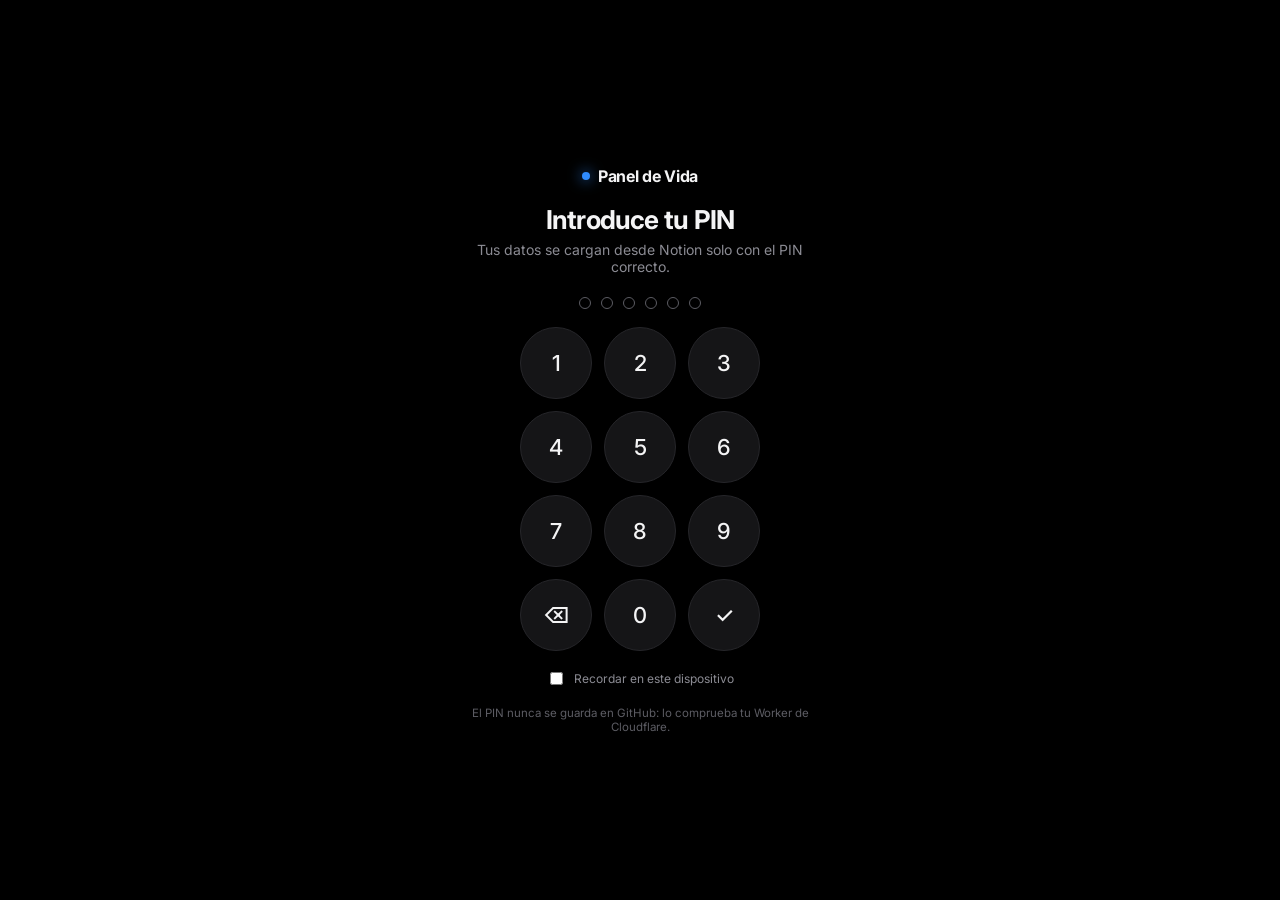
<file: index.html>
﻿<!doctype html>
<html lang="es">
<head>
  <meta charset="utf-8">
  <meta name="viewport" content="width=device-width, initial-scale=1">
  <meta name="robots" content="noindex, nofollow">
  <title>Panel de Vida</title>
  <meta name="theme-color" content="#000000">
  <link rel="icon" href="data:image/svg+xml,%3Csvg xmlns='http://www.w3.org/2000/svg' viewBox='0 0 32 32'%3E%3Ccircle cx='16' cy='16' r='9' fill='%232f8cff'/%3E%3C/svg%3E">
  <link rel="preconnect" href="https://fonts.googleapis.com">
  <link rel="preconnect" href="https://fonts.gstatic.com" crossorigin>
  <link href="https://fonts.googleapis.com/css2?family=Inter:wght@400;500;600;700&family=Instrument+Serif:ital@1&display=swap" rel="stylesheet">
  <link rel="stylesheet" href="style.css?v=18">
</head>
<body>
  <div id="app"></div>
  <div class="tip" id="tip"></div>
  <div class="toast" id="toast"></div>
  <script src="config.js?v=3"></script>
  <script src="demo.js?v=5"></script>
  <script src="app.js?v=17"></script>
</body>
</html>
</file>
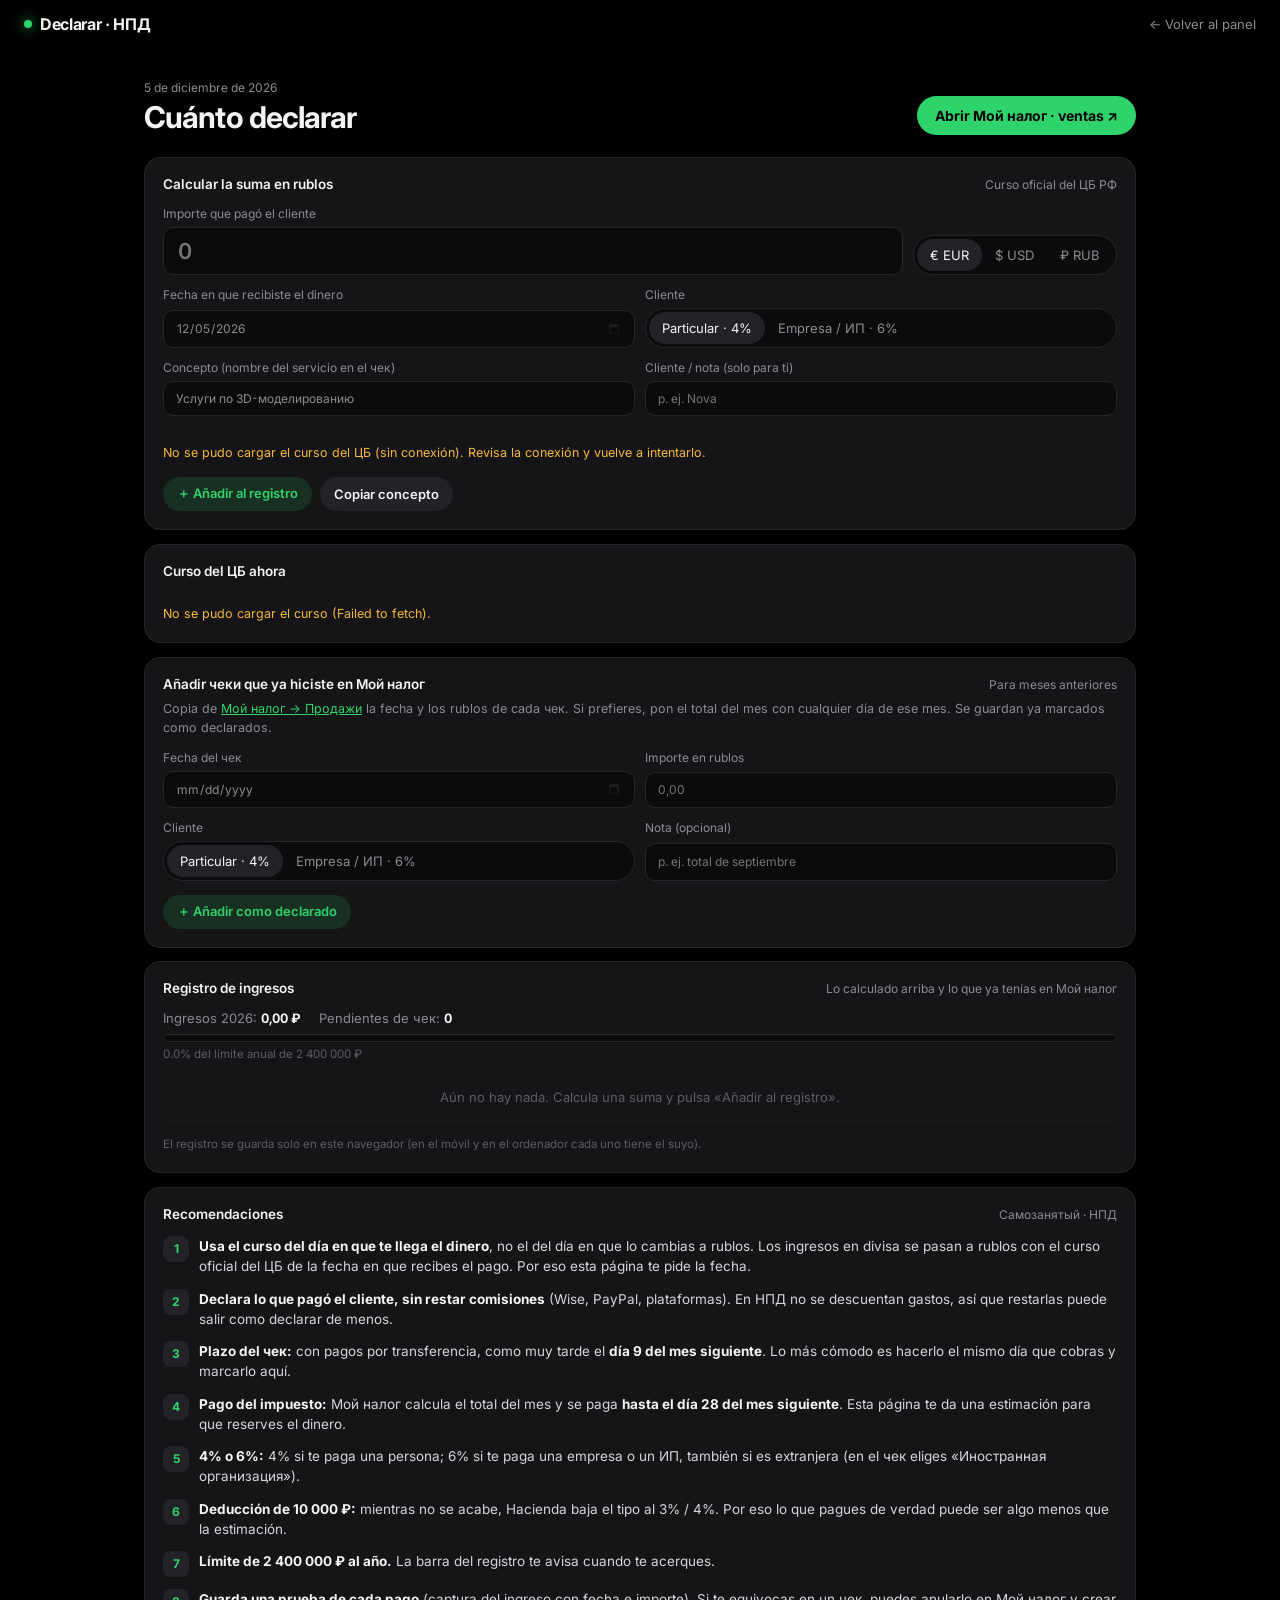
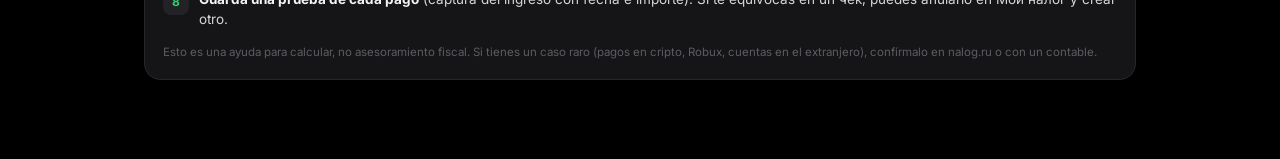
<file: npd.html>
<!doctype html>
<html lang="es">
<head>
  <meta charset="utf-8">
  <meta name="viewport" content="width=device-width, initial-scale=1">
  <meta name="robots" content="noindex, nofollow">
  <title>Declarar НПД</title>
  <meta name="theme-color" content="#000000">
  <link rel="icon" href="data:image/svg+xml,%3Csvg xmlns='http://www.w3.org/2000/svg' viewBox='0 0 32 32'%3E%3Ccircle cx='16' cy='16' r='9' fill='%232fd36b'/%3E%3C/svg%3E">
  <link rel="preconnect" href="https://fonts.googleapis.com">
  <link rel="preconnect" href="https://fonts.gstatic.com" crossorigin>
  <link href="https://fonts.googleapis.com/css2?family=Inter:wght@400;500;600;700&family=Instrument+Serif:ital@1&display=swap" rel="stylesheet">
  <link rel="stylesheet" href="style.css?v=18">
  <style>
    .brand .dot { background: var(--ok); box-shadow: 0 0 14px var(--ok); }
    .top { grid-template-columns: 1fr auto; }
    .npd-hero { display: flex; justify-content: space-between; align-items: flex-end; gap: 16px; flex-wrap: wrap; margin: 6px 0 22px; }
    .npd-hero .h1 { margin: 0; }
    .go { display: inline-flex; align-items: center; gap: 8px; padding: 11px 18px; border-radius: 999px; background: var(--ok); color: #000; font-weight: 700; text-decoration: none; transition: transform .2s var(--ease), box-shadow .2s; }
    .go:hover { transform: translateY(-2px); box-shadow: 0 8px 26px rgba(47,211,107,.35); }
    .back { color: var(--muted); text-decoration: none; font-size: 13px; display: inline-flex; gap: 6px; align-items: center; }
    .back:hover { color: var(--fg); }
    .rowf { display: grid; grid-template-columns: 1.4fr auto; gap: 10px; align-items: end; }
    .rowf2 { display: grid; grid-template-columns: 1fr 1fr; gap: 10px; margin-top: 12px; }
    @media (max-width: 600px) { .rowf, .rowf2 { grid-template-columns: 1fr; } }
    .fl { display: grid; gap: 6px; font-size: 12px; color: var(--muted); }
    .fl .inp { width: 100%; }
    .big .inp { font-size: 22px; font-weight: 600; padding: 10px 14px; font-variant-numeric: tabular-nums; }
    .seg.lg button { padding: 8px 13px; font-size: 13px; }
    .res { margin-top: 16px; display: grid; grid-template-columns: 1.4fr 1fr 1fr; gap: 10px; }
    @media (max-width: 700px) { .res { grid-template-columns: 1fr; } }
    .res .box { padding: 14px; border-radius: 12px; background: #0b0b0c; border: 1px solid var(--line); display: grid; gap: 4px; animation: rise .35s var(--ease) both; }
    .res .box.main { border-color: rgba(47,211,107,.45); background: rgba(47,211,107,.06); }
    .res .lb { color: var(--muted); font-size: 12px; }
    .res .v { font-size: 22px; font-weight: 700; letter-spacing: -.02em; font-variant-numeric: tabular-nums; overflow-wrap: anywhere; }
    .res .main .v { font-size: 30px; color: var(--ok); }
    .res .s { color: var(--dim); font-size: 11.5px; }
    .copy { display: inline-flex; align-items: center; gap: 5px; margin-top: 6px; font-size: 12px; color: var(--fg); background: var(--panel-3); padding: 5px 10px; border-radius: 999px; width: max-content; }
    .copy:hover { background: #2c2c31; }
    .curso { margin-top: 12px; font-size: 12.5px; color: var(--muted); line-height: 1.5; }
    .curso b { color: var(--fg); font-weight: 600; }
    .curso .aviso { color: var(--warn); }
    .rates-now { display: grid; grid-template-columns: repeat(2, 1fr); gap: 10px; }
    .rates-now .box { padding: 12px 14px; border-radius: 12px; background: #0b0b0c; border: 1px solid var(--line); }
    .rates-now .v { font-size: 20px; font-weight: 700; font-variant-numeric: tabular-nums; }
    .rates-now .s { color: var(--dim); font-size: 11.5px; margin-top: 2px; }
    .rates-now .up { color: var(--bad); } .rates-now .down { color: var(--ok); }
    table.reg { width: 100%; border-collapse: collapse; font-size: 13px; }
    .reg th { text-align: left; color: var(--dim); font-weight: 500; font-size: 11.5px; padding: 6px 8px; border-bottom: 1px solid var(--line); }
    .reg td { padding: 9px 8px; border-bottom: 1px solid #1b1b1e; vertical-align: middle; }
    .reg td.n { text-align: right; font-variant-numeric: tabular-nums; white-space: nowrap; }
    .reg tr.done td { color: var(--dim); }
    .reg .mth td { background: #0b0b0c; font-weight: 600; color: var(--fg); }
    .tbl-wrap { overflow-x: auto; }
    .chk { width: 18px; height: 18px; accent-color: var(--ok); cursor: pointer; }
    .pill { display: inline-block; padding: 2px 8px; border-radius: 999px; font-size: 11px; background: var(--panel-3); color: var(--muted); }
    .pill.p6 { background: rgba(245,184,61,.14); color: var(--warn); }
    .lim { height: 8px; border-radius: 999px; background: #0b0b0c; border: 1px solid var(--line); overflow: hidden; margin: 8px 0 4px; }
    .lim > i { display: block; height: 100%; background: var(--ok); border-radius: 999px; transition: width .6s var(--ease); }
    .tips { display: grid; gap: 12px; margin: 0; padding: 0; list-style: none; }
    .tips li { display: grid; grid-template-columns: 26px 1fr; gap: 10px; line-height: 1.5; color: #d6d6da; font-size: 13.5px; }
    .tips li .k { width: 26px; height: 26px; border-radius: 8px; display: grid; place-items: center; background: var(--panel-3); color: var(--ok); font-weight: 700; font-size: 12px; }
    .tips b { color: var(--fg); }
    .note { font-size: 11.5px; color: var(--dim); margin-top: 14px; line-height: 1.5; }
    .sumrow { display: flex; gap: 18px; flex-wrap: wrap; margin-top: 12px; font-size: 13px; color: var(--muted); }
    .sumrow b { color: var(--fg); font-variant-numeric: tabular-nums; }
    .ib.del:hover { color: var(--bad); }
  </style>
</head>
<body>
  <header class="top">
    <div class="brand"><span class="dot"></span> Declarar · НПД</div>
    <div class="tools"><a class="back" href="./">← Volver al panel</a></div>
  </header>
  <main>
    <div class="view">
      <div class="npd-hero">
        <div>
          <div class="h-date" id="hoy">&nbsp;</div>
          <div class="h1">Cuánto declarar</div>
        </div>
        <a class="go" href="https://lknpd.nalog.ru/sales" target="_blank" rel="noopener">Abrir Мой налог · ventas ↗</a>
      </div>

      <div class="grid stagger" style="gap:14px">
        <div class="card">
          <div class="card-t"><span>Calcular la suma en rublos</span><span class="sub">Curso oficial del ЦБ РФ</span></div>
          <div class="rowf big">
            <label class="fl">Importe que pagó el cliente
              <input class="inp" id="amt" type="number" inputmode="decimal" min="0" step="any" placeholder="0">
            </label>
            <div class="seg lg" id="cur"><button type="button" data-c="EUR">€ EUR</button><button type="button" data-c="USD">$ USD</button><button type="button" data-c="RUB">₽ RUB</button></div>
          </div>
          <div class="rowf2">
            <label class="fl">Fecha en que recibiste el dinero
              <input class="inp" id="fecha" type="date">
            </label>
            <label class="fl">Cliente
              <div class="seg lg" id="tipo"><button type="button" data-t="4">Particular · 4%</button><button type="button" data-t="6">Empresa / ИП · 6%</button></div>
            </label>
          </div>
          <div class="rowf2">
            <label class="fl">Concepto (nombre del servicio en el чек)
              <input class="inp" id="concepto" placeholder="Услуги по 3D-моделированию">
            </label>
            <label class="fl">Cliente / nota (solo para ti)
              <input class="inp" id="nota" placeholder="p. ej. Nova">
            </label>
          </div>
          <div class="res" id="res"></div>
          <div class="curso" id="curso">Cargando el curso del ЦБ…</div>
          <div style="display:flex;gap:8px;flex-wrap:wrap;margin-top:14px">
            <button class="btn green" id="add">＋ Añadir al registro</button>
            <button class="btn ghost" id="copyConcept">Copiar concepto</button>
          </div>
        </div>

        <div class="card">
          <div class="card-t"><span>Curso del ЦБ ahora</span><span class="sub" id="ratesSub"></span></div>
          <div class="rates-now" id="ratesNow"><div class="skel" style="height:64px"></div><div class="skel" style="height:64px"></div></div>
        </div>

        <div class="card">
          <div class="card-t"><span>Añadir чеки que ya hiciste en Мой налог</span><span class="sub">Para meses anteriores</span></div>
          <div class="muted" style="font-size:12.5px;line-height:1.5;margin:-6px 0 12px">Copia de <a href="https://lknpd.nalog.ru/sales" target="_blank" rel="noopener" style="color:var(--ok)">Мой налог → Продажи</a> la fecha y los rublos de cada чек. Si prefieres, pon el total del mes con cualquier día de ese mes. Se guardan ya marcados como declarados.</div>
          <div class="rowf2" style="margin-top:0">
            <label class="fl">Fecha del чек
              <input class="inp" id="nFecha" type="date">
            </label>
            <label class="fl">Importe en rublos
              <input class="inp" id="nAmt" type="number" inputmode="decimal" min="0" step="0.01" placeholder="0,00">
            </label>
          </div>
          <div class="rowf2">
            <label class="fl">Cliente
              <div class="seg lg" id="nTipo"><button type="button" data-t="4">Particular · 4%</button><button type="button" data-t="6">Empresa / ИП · 6%</button></div>
            </label>
            <label class="fl">Nota (opcional)
              <input class="inp" id="nNota" placeholder="p. ej. total de septiembre">
            </label>
          </div>
          <div style="display:flex;gap:8px;flex-wrap:wrap;margin-top:14px;align-items:center">
            <button class="btn green" id="nAdd">＋ Añadir como declarado</button>
            <span class="muted" style="font-size:12px" id="nMsg"></span>
          </div>
        </div>

        <div class="card">
          <div class="card-t"><span>Registro de ingresos</span><span class="sub">Lo calculado arriba y lo que ya tenías en Мой налог</span></div>
          <div id="lim"></div>
          <div class="tbl-wrap"><table class="reg" id="reg"></table></div>
          <div class="note">El registro se guarda solo en este navegador (en el móvil y en el ordenador cada uno tiene el suyo).</div>
        </div>

        <div class="card">
          <div class="card-t"><span>Recomendaciones</span><span class="sub">Самозанятый · НПД</span></div>
          <ul class="tips">
            <li><span class="k">1</span><div><b>Usa el curso del día en que te llega el dinero</b>, no el del día en que lo cambias a rublos. Los ingresos en divisa se pasan a rublos con el curso oficial del ЦБ de la fecha en que recibes el pago. Por eso esta página te pide la fecha.</div></li>
            <li><span class="k">2</span><div><b>Declara lo que pagó el cliente, sin restar comisiones</b> (Wise, PayPal, plataformas). En НПД no se descuentan gastos, así que restarlas puede salir como declarar de menos.</div></li>
            <li><span class="k">3</span><div><b>Plazo del чек:</b> con pagos por transferencia, como muy tarde el <b>día 9 del mes siguiente</b>. Lo más cómodo es hacerlo el mismo día que cobras y marcarlo aquí.</div></li>
            <li><span class="k">4</span><div><b>Pago del impuesto:</b> Мой налог calcula el total del mes y se paga <b>hasta el día 28 del mes siguiente</b>. Esta página te da una estimación para que reserves el dinero.</div></li>
            <li><span class="k">5</span><div><b>4% o 6%:</b> 4% si te paga una persona; 6% si te paga una empresa o un ИП, también si es extranjera (en el чек eliges «Иностранная организация»).</div></li>
            <li><span class="k">6</span><div><b>Deducción de 10 000 ₽:</b> mientras no se acabe, Hacienda baja el tipo al 3% / 4%. Por eso lo que pagues de verdad puede ser algo menos que la estimación.</div></li>
            <li><span class="k">7</span><div><b>Límite de 2 400 000 ₽ al año.</b> La barra del registro te avisa cuando te acerques.</div></li>
            <li><span class="k">8</span><div><b>Guarda una prueba de cada pago</b> (captura del ingreso con fecha e importe). Si te equivocas en un чек, puedes anularlo en Мой налог y crear otro.</div></li>
          </ul>
          <div class="note">Esto es una ayuda para calcular, no asesoramiento fiscal. Si tienes un caso raro (pagos en cripto, Robux, cuentas en el extranjero), confírmalo en nalog.ru o con un contable.</div>
        </div>
      </div>
    </div>
  </main>
  <div class="toast" id="toast"></div>

  <script>
  (() => {
    const $ = (s) => document.querySelector(s);
    const store = {
      get(k, d) { try { const v = localStorage.getItem("npd." + k); return v == null ? d : JSON.parse(v); } catch { return d; } },
      set(k, v) { try { localStorage.setItem("npd." + k, JSON.stringify(v)); } catch {} },
    };
    const esc = (s) => String(s ?? "").replace(/[&<>"']/g, (c) => ({ "&": "&amp;", "<": "&lt;", ">": "&gt;", '"': "&quot;", "'": "&#39;" }[c]));
    const SYM = { EUR: "€", USD: "$", RUB: "₽" };
    const rub = (n) => n.toLocaleString("ru-RU", { minimumFractionDigits: 2, maximumFractionDigits: 2 }) + " ₽";
    const num = (n, d = 4) => n.toLocaleString("ru-RU", { minimumFractionDigits: d, maximumFractionDigits: d });
    const r2 = (n) => Math.round(n * 100) / 100;
    const pad = (n) => String(n).padStart(2, "0");
    const iso = (d) => `${d.getFullYear()}-${pad(d.getMonth() + 1)}-${pad(d.getDate())}`;
    const dmy = (s) => { const [y, m, d] = s.split("-"); return `${d}.${m}.${y}`; };
    const MESES = ["enero", "febrero", "marzo", "abril", "mayo", "junio", "julio", "agosto", "septiembre", "octubre", "noviembre", "diciembre"];
    const today = () => iso(new Date());

    function toast(msg, bad) {
      const t = $("#toast"); t.textContent = msg; t.style.color = bad ? "var(--bad)" : "";
      t.classList.add("on"); clearTimeout(toast.t); toast.t = setTimeout(() => t.classList.remove("on"), 2200);
    }
    async function copy(text, label) {
      try { await navigator.clipboard.writeText(text); toast("Copiado: " + (label || text)); }
      catch { prompt("Copia esto:", text); }
    }

    // ---------- Curso del ЦБ (cbr-xml-daily.ru replica los datos oficiales del ЦБ РФ) ----------
    const cache = store.get("cache", {});
    async function fetchJSON(url) {
      const r = await fetch(url, { cache: "no-store" });
      if (r.status === 404) return null;
      if (!r.ok) throw new Error("HTTP " + r.status);
      return r.json();
    }
    // Curso vigente en una fecha: el ЦБ no fija curso en domingos, lunes ni festivos;
    // ese día rige el último curso fijado, así que se busca hacia atrás.
    async function rateOn(date) {
      if (cache[date]) return cache[date];
      let d = new Date(date + "T12:00:00"), fallos = 0;
      for (let i = 0; i < 12; i++) {
        const key = iso(d);
        // Los días sin curso devuelven 404 sin cabecera CORS, y el navegador lo ve como "Failed to fetch".
        let j = null;
        try { j = await fetchJSON(`https://www.cbr-xml-daily.ru/archive/${key.replace(/-/g, "/")}/daily_json.js`); }
        catch { fallos++; }
        if (j && j.Valute) {
          const v = { USD: j.Valute.USD.Value / j.Valute.USD.Nominal, EUR: j.Valute.EUR.Value / j.Valute.EUR.Nominal, desde: key };
          if (date < today()) { cache[date] = v; store.set("cache", cache); }
          return v;
        }
        d.setDate(d.getDate() - 1);
      }
      throw new Error(fallos >= 12 ? "sin conexión" : "sin curso");
    }

    // ---------- Estado ----------
    let cur = store.get("cur", "EUR");
    let tipo = store.get("tipo", "4");
    let last = null; // último cálculo válido
    $("#amt").value = store.get("amt", "");
    $("#fecha").value = today();
    $("#fecha").max = today();
    $("#concepto").value = store.get("concepto", "Услуги по 3D-моделированию");
    const d0 = new Date();
    $("#hoy").textContent = `${d0.getDate()} de ${MESES[d0.getMonth()]} de ${d0.getFullYear()}`;

    function segs() {
      document.querySelectorAll("#cur button").forEach((b) => b.classList.toggle("on", b.dataset.c === cur));
      document.querySelectorAll("#tipo button").forEach((b) => b.classList.toggle("on", b.dataset.t === tipo));
    }

    let seq = 0;
    async function calc() {
      segs();
      const amount = parseFloat(String($("#amt").value).replace(",", ".")) || 0;
      const fecha = $("#fecha").value || today();
      store.set("amt", $("#amt").value); store.set("cur", cur); store.set("tipo", tipo);
      const my = ++seq;
      $("#curso").innerHTML = "Cargando el curso del ЦБ…";
      let rate;
      try { rate = await rateOn(fecha); }
      catch (e) { if (my === seq) { $("#curso").innerHTML = `<span class="aviso">No se pudo cargar el curso del ЦБ (${esc(e.message)}). Revisa la conexión y vuelve a intentarlo.</span>`; $("#res").innerHTML = ""; } return; }
      if (my !== seq) return;
      const r = cur === "RUB" ? 1 : rate[cur];
      const total = r2(amount * r);
      const pct = Number(tipo);
      const tax = r2(total * pct / 100);
      last = { fecha, amount, cur, rate: r, desde: rate.desde, rub: total, pct };
      $("#res").innerHTML = `
        <div class="box main"><span class="lb">Suma a declarar</span><span class="v">${rub(total)}</span>
          <button class="copy" id="copyRub">Copiar ${total.toFixed(2)}</button></div>
        <div class="box"><span class="lb">Impuesto aprox. (${pct}%)</span><span class="v">${rub(tax)}</span><span class="s">Con deducción: ${rub(r2(total * (pct - 1) / 100))} (${pct - 1}%)</span></div>
        <div class="box"><span class="lb">Te queda</span><span class="v">${rub(r2(total - tax))}</span><span class="s">${num(amount, 2)} ${SYM[cur]} menos el impuesto</span></div>`;
      const otro = rate.desde !== fecha;
      if (cur === "RUB") { $("#curso").innerHTML = `En rublos no hace falta curso: se declara tal cual.`; }
      else $("#curso").innerHTML = `Curso del ЦБ para el <b>${dmy(fecha)}</b>: <b>1 ${cur} = ${num(r)} ₽</b>` +
        (otro ? ` <span class="aviso">· ese día el ЦБ no fijó curso nuevo, rige el fijado para el ${dmy(rate.desde)}</span>` : "") +
        `<br><span style="color:var(--dim)">${num(amount, 2)} × ${num(r)} = ${rub(total)} (redondeado a kopeks)</span>`;
      $("#copyRub").onclick = () => copy(total.toFixed(2), rub(total));
    }

    $("#cur").onclick = (e) => { const b = e.target.closest("button"); if (b) { cur = b.dataset.c; calc(); } };
    $("#tipo").onclick = (e) => { const b = e.target.closest("button"); if (b) { tipo = b.dataset.t; calc(); } };
    $("#amt").oninput = calc;
    $("#fecha").onchange = calc;
    $("#concepto").oninput = () => store.set("concepto", $("#concepto").value);
    $("#copyConcept").onclick = () => copy($("#concepto").value.trim() || $("#concepto").placeholder);

    // ---------- Registro ----------
    let reg = store.get("registro", []);
    $("#add").onclick = () => {
      if (!last || !last.amount) { toast("Escribe un importe primero", true); return; }
      reg.push({ id: Date.now().toString(36), ...last, nota: $("#nota").value.trim(), concepto: $("#concepto").value.trim(), hecho: false });
      store.set("registro", reg);
      $("#nota").value = "";
      drawReg(); toast("Añadido al registro");
    };

    // ---------- Чеки ya hechos en Мой налог (meses anteriores) ----------
    let nTipo = store.get("nTipo", "4");
    $("#nFecha").max = today();
    const nSegs = () => document.querySelectorAll("#nTipo button").forEach((b) => b.classList.toggle("on", b.dataset.t === nTipo));
    nSegs();
    $("#nTipo").onclick = (e) => { const b = e.target.closest("button"); if (b) { nTipo = b.dataset.t; store.set("nTipo", nTipo); nSegs(); } };
    $("#nAdd").onclick = () => {
      const fecha = $("#nFecha").value, amount = r2(parseFloat(String($("#nAmt").value).replace(",", ".")) || 0);
      if (!fecha) { toast("Elige la fecha del чек", true); $("#nFecha").focus(); return; }
      if (!amount) { toast("Escribe el importe en rublos", true); $("#nAmt").focus(); return; }
      reg.push({ id: Date.now().toString(36), fecha, amount, cur: "RUB", rate: 1, desde: fecha, rub: amount, pct: Number(nTipo), nota: $("#nNota").value.trim(), concepto: "", hecho: true, origen: "nalog" });
      store.set("registro", reg);
      $("#nAmt").value = ""; $("#nNota").value = "";
      $("#nMsg").textContent = `Añadido: ${dmy(fecha)} · ${rub(amount)}`;
      drawReg(); toast("Añadido al registro"); $("#nAmt").focus();
    };
    $("#nAmt").onkeydown = (e) => { if (e.key === "Enter") $("#nAdd").click(); };

    // Calendario al pulsar en cualquier parte de un campo de fecha.
    document.addEventListener("click", (e) => {
      const i = e.target.closest('input[type="date"]');
      if (i && i.showPicker) try { i.showPicker(); } catch {}
    });

    function drawReg() {
      reg.sort((a, b) => (b.fecha > a.fecha ? 1 : b.fecha < a.fecha ? -1 : 0));
      const y = String(new Date().getFullYear());
      const anual = reg.filter((e) => e.fecha.startsWith(y)).reduce((s, e) => s + e.rub, 0);
      const LIM = 2400000, p = Math.min(100, anual / LIM * 100);
      const pend = reg.filter((e) => !e.hecho);
      $("#lim").innerHTML = `
        <div class="sumrow"><span>Ingresos ${y}: <b>${rub(anual)}</b></span><span>Pendientes de чек: <b>${pend.length}</b>${pend.length ? ` · ${rub(pend.reduce((s, e) => s + e.rub, 0))}` : ""}</span></div>
        <div class="lim"><i style="width:${p}%;${p > 85 ? "background:var(--warn)" : ""}"></i></div>
        <div class="note" style="margin:0 0 10px">${p.toFixed(1)}% del límite anual de 2 400 000 ₽</div>`;
      if (!reg.length) { $("#reg").innerHTML = `<tr><td class="empty" style="color:var(--dim);padding:16px 8px">Aún no hay nada. Calcula una suma y pulsa «Añadir al registro».</td></tr>`; return; }
      const meses = {};
      reg.forEach((e) => (meses[e.fecha.slice(0, 7)] ||= []).push(e));
      let html = `<tr><th>✓</th><th>Fecha</th><th>Cliente</th><th style="text-align:right">Importe</th><th style="text-align:right">Curso</th><th style="text-align:right">A declarar</th><th style="text-align:right">Impuesto</th><th></th></tr>`;
      for (const [m, list] of Object.entries(meses)) {
        const [yy, mm] = m.split("-");
        const tot = list.reduce((s, e) => s + e.rub, 0), tx = list.reduce((s, e) => s + e.rub * e.pct / 100, 0);
        const lim = new Date(+yy, +mm, 9), pago = new Date(+yy, +mm, 28);
        html += `<tr class="mth"><td colspan="5">${MESES[+mm - 1]} ${yy} <span style="color:var(--dim);font-weight:400;font-size:11.5px">· чеки hasta el ${lim.getDate()}.${pad(lim.getMonth() + 1)} · pago hasta el ${pago.getDate()}.${pad(pago.getMonth() + 1)}</span></td><td class="n">${rub(tot)}</td><td class="n">${rub(r2(tx))}</td><td></td></tr>`;
        html += list.map((e) => `<tr class="${e.hecho ? "done" : ""}" data-id="${e.id}">
          <td><input type="checkbox" class="chk" ${e.hecho ? "checked" : ""} title="чек creado"></td>
          <td>${dmy(e.fecha)}</td>
          <td>${esc(e.nota || "—")} <span class="pill ${e.pct === 6 ? "p6" : ""}">${e.pct}%</span></td>
          <td class="n">${num(e.amount, 2)} ${SYM[e.cur]}</td>
          <td class="n">${e.cur === "RUB" ? (e.origen === "nalog" ? `<span class="pill">de Мой налог</span>` : "—") : num(e.rate)}</td>
          <td class="n"><button class="copy" style="margin:0" data-copy="${e.rub.toFixed(2)}">${rub(e.rub)}</button></td>
          <td class="n">${rub(r2(e.rub * e.pct / 100))}</td>
          <td><button class="ib del" title="Borrar">✕</button></td></tr>`).join("");
      }
      $("#reg").innerHTML = html;
    }
    $("#reg").onclick = (e) => {
      const tr = e.target.closest("tr[data-id]"); if (!tr) return;
      const it = reg.find((x) => x.id === tr.dataset.id); if (!it) return;
      if (e.target.matches(".chk")) { it.hecho = e.target.checked; store.set("registro", reg); drawReg(); if (it.hecho) toast("Marcado como declarado"); }
      else if (e.target.closest("[data-copy]")) copy(e.target.closest("[data-copy]").dataset.copy, rub(it.rub));
      else if (e.target.closest(".del") && confirm("¿Borrar esta fila del registro?")) { reg = reg.filter((x) => x !== it); store.set("registro", reg); drawReg(); }
    };

    // ---------- Curso actual (hoy y, si ya está publicado, mañana) ----------
    async function ratesNow() {
      try {
        const j = await fetchJSON("https://www.cbr-xml-daily.ru/daily_json.js");
        const dia = j.Date.slice(0, 10);
        const mañana = dia > today();
        const box = (c) => {
          const v = j.Valute[c], val = v.Value / v.Nominal, prev = v.Previous / v.Nominal, d = val - prev;
          return `<div class="box"><div class="lb" style="color:var(--muted);font-size:12px">1 ${c}</div><div class="v">${num(val)} ₽</div>
            <div class="s"><span class="${d > 0 ? "up" : "down"}">${d > 0 ? "▲" : "▼"} ${num(Math.abs(d))}</span> respecto al curso anterior</div></div>`;
        };
        $("#ratesNow").innerHTML = box("USD") + box("EUR");
        $("#ratesSub").textContent = mañana ? `Ya publicado para mañana, ${dmy(dia)}` : `Vigente desde el ${dmy(dia)}`;
      } catch (e) {
        $("#ratesNow").innerHTML = `<div class="curso"><span class="aviso">No se pudo cargar el curso (${esc(e.message)}).</span></div>`;
      }
    }

    segs(); calc(); drawReg(); ratesNow();
  })();
  </script>
</body>
</html>
</file>
<file: style.css>
:root {
  --bg: #000;
  --panel: #151517;
  --panel-2: #1c1c1f;
  --panel-3: #232327;
  --line: #26262a;
  --fg: #f4f4f5;
  --muted: #8b8b93;
  --dim: #5c5c63;
  --accent: #2f8cff;
  --accent-2: #5aa5ff;
  --ok: #2fd36b;
  --warn: #f5b83d;
  --bad: #ff4d4d;
  --radius: 16px;
  --radius-sm: 10px;
  --ease: cubic-bezier(.16, 1, .3, 1);
  --serif: "Instrument Serif", Georgia, serif;
  --sans: "Inter", system-ui, -apple-system, "Segoe UI", sans-serif;
}

* { box-sizing: border-box; }
html, body { margin: 0; background: var(--bg); color: var(--fg); font-family: var(--sans); font-size: 14px; -webkit-font-smoothing: antialiased; }
body { min-height: 100vh; overflow-x: hidden; }
button, input, select { font: inherit; color: inherit; }
button { cursor: pointer; border: 0; background: none; }
::selection { background: rgba(47,140,255,.35); }
svg.i { width: 15px; height: 15px; stroke: currentColor; fill: none; stroke-width: 1.8; stroke-linecap: round; stroke-linejoin: round; flex: none; }

/* ---------- Top bar ---------- */
.top { position: sticky; top: 0; z-index: 20; display: grid; grid-template-columns: 1fr auto 1fr; align-items: center; gap: 12px; padding: 14px 24px; background: linear-gradient(#000 70%, rgba(0,0,0,0)); }
.brand { white-space: nowrap; font-weight: 700; letter-spacing: -.02em; font-size: 16px; display: flex; align-items: center; gap: 8px; }
.brand .dot { width: 8px; height: 8px; border-radius: 50%; background: var(--accent); box-shadow: 0 0 14px var(--accent); animation: pulse 3s ease-in-out infinite; }
@keyframes pulse { 50% { opacity: .45; transform: scale(.8); } }
.nav { position: relative; display: flex; gap: 2px; padding: 4px; border-radius: 999px; background: var(--panel); border: 1px solid var(--line); overflow-x: auto; scrollbar-width: none; max-width: 100%; }
.nav::-webkit-scrollbar { display: none; }
.nav button { position: relative; z-index: 1; display: flex; align-items: center; gap: 6px; padding: 7px 13px; border-radius: 999px; color: var(--muted); font-size: 13px; white-space: nowrap; transition: color .25s; }
.nav button:hover { color: var(--fg); }
.nav button.on { color: var(--fg); font-weight: 600; }
.nav .pill { position: absolute; z-index: 0; top: 4px; bottom: 4px; border-radius: 999px; background: var(--panel-3); transition: left .35s var(--ease), width .35s var(--ease); }
.tools { display: flex; justify-content: flex-end; align-items: center; gap: 8px; }
.cur { display: flex; padding: 3px; border-radius: 999px; background: var(--panel); border: 1px solid var(--line); }
.cur button { width: 28px; height: 26px; border-radius: 999px; color: var(--muted); font-weight: 600; font-size: 12px; transition: background .2s, color .2s; }
.cur button.on { background: var(--fg); color: #000; }
.iconbtn { width: 32px; height: 32px; display: grid; place-items: center; border-radius: 999px; color: var(--muted); background: var(--panel); border: 1px solid var(--line); transition: color .2s, transform .2s; }
.iconbtn:hover { color: var(--fg); transform: rotate(-12deg); }
.sync { font-size: 11px; color: var(--dim); display: flex; align-items: center; gap: 6px; }
.sync .d { width: 6px; height: 6px; border-radius: 50%; background: var(--ok); }
.sync.busy .d { background: var(--warn); animation: pulse 1s infinite; }
.sync.err .d { background: var(--bad); }

/* ---------- Layout ---------- */
main { max-width: 1040px; margin: 0 auto; padding: 8px 24px 80px; }
.view { animation: viewIn .55s var(--ease) both; }
.view.from-r { animation-name: viewInR; } .view.from-l { animation-name: viewInL; }
@keyframes viewIn { from { opacity: 0; transform: translateY(8px); } to { opacity: 1; transform: none; } }
@keyframes viewInR { from { opacity: 0; transform: translateX(22px); } to { opacity: 1; transform: none; } }
@keyframes viewInL { from { opacity: 0; transform: translateX(-22px); } to { opacity: 1; transform: none; } }
.stagger > * { animation: rise .7s var(--ease) both; }
.stagger > *:nth-child(1) { animation-delay: .02s } .stagger > *:nth-child(2) { animation-delay: .06s }
.stagger > *:nth-child(3) { animation-delay: .10s } .stagger > *:nth-child(4) { animation-delay: .14s }
.stagger > *:nth-child(5) { animation-delay: .18s } .stagger > *:nth-child(6) { animation-delay: .22s }
.stagger > *:nth-child(7) { animation-delay: .26s } .stagger > *:nth-child(8) { animation-delay: .30s }
.stagger > *:nth-child(n+9) { animation-delay: .34s }
@keyframes rise { from { opacity: 0; transform: translateY(12px) scale(.99); } to { opacity: 1; transform: none; } }

.h-date { color: var(--muted); font-size: 12px; margin: 18px 0 4px; }
.h-date::first-letter { text-transform: uppercase; }
@media (max-width: 1060px) {
  .top { grid-template-columns: 1fr auto; }
  .nav { grid-column: 1 / -1; grid-row: 2; justify-self: center; }
}
.h1 { font-size: 30px; font-weight: 700; letter-spacing: -.03em; margin: 0 0 20px; display: flex; justify-content: space-between; align-items: center; gap: 12px; }
.section-t { display: flex; align-items: center; gap: 8px; color: var(--muted); font-size: 12px; margin: 26px 0 10px; }
.section-t svg { color: var(--accent); }
.grid { display: grid; gap: 12px; }
.g4 { grid-template-columns: repeat(4, 1fr); }
.g3 { grid-template-columns: repeat(3, 1fr); }
.g2 { grid-template-columns: repeat(2, 1fr); }
@media (max-width: 860px) { .g4 { grid-template-columns: repeat(2, 1fr); } .g3 { grid-template-columns: 1fr 1fr; } }
@media (max-width: 600px) {
  .g2, .g3 { grid-template-columns: 1fr; }
  .top { grid-template-columns: 1fr auto; padding: 12px 16px; }
  .nav { grid-column: 1 / -1; grid-row: 2; justify-self: stretch; }
  main { padding: 4px 16px 80px; }
  .h1 { font-size: 26px; }
}

/* ---------- Cards ---------- */
.card { position: relative; background: var(--panel); border: 1px solid var(--line); border-radius: var(--radius); padding: 18px; transition: transform .35s var(--ease), border-color .3s, background .3s; overflow: hidden; }
.card.hov:hover { transform: translateY(-3px); border-color: #34343a; background: var(--panel-2); }
.card.click { cursor: pointer; }
.card::after { content: ""; position: absolute; inset: 0; pointer-events: none; background: radial-gradient(400px circle at var(--mx, -100px) var(--my, -100px), rgba(255,255,255,.045), transparent 40%); opacity: 0; transition: opacity .3s; }
.card:hover::after { opacity: 1; }
.card-t { display: flex; align-items: center; justify-content: space-between; gap: 8px; font-weight: 600; font-size: 13.5px; margin-bottom: 14px; }
.card-t .sub { color: var(--muted); font-weight: 400; font-size: 12px; }
.stat .ic { color: var(--accent); margin-bottom: 14px; display: block; }
.stat .lb { color: var(--muted); font-size: 12px; }
.stat .v { font-size: 22px; font-weight: 700; letter-spacing: -.02em; margin: 4px 0 2px; font-variant-numeric: tabular-nums; }
.stat .s { color: var(--dim); font-size: 11.5px; }
.v.bad, .bad { color: var(--bad); }
.ok { color: var(--ok); }
.warn { color: var(--warn); }
.muted { color: var(--muted); }
.dim { color: var(--dim); }
.ring { position: absolute; top: 14px; right: 14px; }
.ring circle { fill: none; stroke-width: 3; }
.ring .bg { stroke: var(--panel-3); }
.ring .fg { stroke: var(--accent); stroke-linecap: round; transition: stroke-dashoffset 1s var(--ease); transform: rotate(-90deg); transform-origin: center; }

.hero { padding: 24px; }
.hero .lb { color: var(--muted); font-size: 12px; }
.hero .big { font-size: 54px; font-weight: 700; letter-spacing: -.04em; margin: 4px 0; font-variant-numeric: tabular-nums; }
.hero .row { display: flex; justify-content: space-between; align-items: flex-end; gap: 12px; flex-wrap: wrap; }

.quote { padding: 20px 22px; }
.quote p { font-family: var(--serif); font-style: italic; font-size: 20px; line-height: 1.35; margin: 0 0 10px; transition: opacity .35s, transform .35s var(--ease); }
.quote p.out { opacity: 0; transform: translateY(6px); }
.quote .by { color: var(--muted); font-size: 12px; display: flex; align-items: center; gap: 8px; }

/* ---------- Buttons / inputs ---------- */
.btn { display: inline-flex; align-items: center; gap: 6px; padding: 8px 14px; border-radius: 999px; background: var(--accent); color: #fff; font-weight: 600; font-size: 13px; transition: transform .2s var(--ease), background .2s, box-shadow .2s; }
.btn:hover { background: var(--accent-2); box-shadow: 0 6px 22px rgba(47,140,255,.35); transform: translateY(-1px); }
.btn:active { transform: scale(.96); }
.btn.ghost { background: var(--panel-3); color: var(--fg); }
.btn.ghost:hover { background: #2c2c31; box-shadow: none; }
.btn.green { background: rgba(47,211,107,.14); color: var(--ok); }
.btn.green:hover { background: var(--ok); color: #000; box-shadow: 0 6px 22px rgba(47,211,107,.3); }
.btn.sm { padding: 6px 11px; font-size: 12px; }
.ib { width: 30px; height: 30px; display: inline-grid; place-items: center; border-radius: 999px; color: var(--muted); transition: background .2s, color .2s, transform .2s; }
.ib:hover { background: var(--panel-3); color: var(--fg); }
.ib.del:hover { background: rgba(255,77,77,.14); color: var(--bad); }
.ib.play { color: var(--fg); }
.ib.running { color: var(--ok); background: rgba(47,211,107,.12); }
.inp, .sel { background: #0b0b0c; border: 1px solid var(--line); border-radius: var(--radius-sm); padding: 9px 12px; outline: none; transition: border-color .2s, box-shadow .2s; min-width: 0; }
.inp:focus, .sel:focus { border-color: var(--accent); box-shadow: 0 0 0 3px rgba(47,140,255,.18); }
.sel { appearance: none; padding-right: 26px; background-image: linear-gradient(45deg, transparent 50%, var(--muted) 50%), linear-gradient(135deg, var(--muted) 50%, transparent 50%); background-position: calc(100% - 14px) 50%, calc(100% - 10px) 50%; background-size: 4px 4px; background-repeat: no-repeat; }
.seg { display: inline-flex; padding: 3px; background: #0b0b0c; border: 1px solid var(--line); border-radius: 999px; }
.seg button { padding: 5px 10px; border-radius: 999px; font-size: 12px; color: var(--muted); transition: background .2s, color .2s; }
.seg button.on { background: var(--panel-3); color: var(--fg); }

.addrow { display: flex; gap: 8px; align-items: center; flex-wrap: wrap; padding: 8px; border-radius: var(--radius); background: var(--panel); border: 1px solid var(--line); margin-bottom: 12px; }
.addrow .inp.grow { flex: 1 1 200px; }

/* ---------- Lists ---------- */
.list { background: var(--panel); border: 1px solid var(--line); border-radius: var(--radius); overflow: hidden; }
.item { display: flex; align-items: center; gap: 12px; padding: 13px 16px; border-top: 1px solid var(--line); transition: background .25s; animation: rise .45s var(--ease) both; }
.item:first-child { border-top: 0; }
.item:hover { background: var(--panel-2); }
.item .av { width: 30px; height: 30px; border-radius: 9px; display: grid; place-items: center; font-weight: 700; font-size: 12px; flex: none; }
.item .main { flex: 1; min-width: 0; }
.item .t { font-weight: 600; font-size: 13.5px; white-space: nowrap; overflow: hidden; text-overflow: ellipsis; }
.item .m { color: var(--muted); font-size: 12px; margin-top: 2px; white-space: nowrap; overflow: hidden; text-overflow: ellipsis; }
.item .amt { font-weight: 700; font-variant-numeric: tabular-nums; }
.item .acts { display: flex; align-items: center; gap: 2px; flex-wrap: wrap; justify-content: flex-end; }
.item.leaving { animation: leave .4s var(--ease) forwards; }
@keyframes leave { to { opacity: 0; transform: translateX(30px); height: 0; padding-top: 0; padding-bottom: 0; } }
.timer { font-variant-numeric: tabular-nums; color: var(--muted); font-size: 12.5px; min-width: 58px; text-align: right; }
.timer.on { color: var(--ok); }
.tag { display: inline-block; padding: 2px 8px; border-radius: 999px; font-size: 11px; font-weight: 600; }
.tag.bad { background: rgba(255,77,77,.13); color: var(--bad); }
.tag.ok { background: rgba(47,211,107,.13); color: var(--ok); }
.tag.warn { background: rgba(245,184,61,.13); color: var(--warn); }
.tag.blue { background: rgba(47,140,255,.14); color: var(--accent-2); }
.tag.gray { background: var(--panel-3); color: var(--muted); }
.group-t { font-weight: 700; font-size: 13px; margin: 22px 0 10px; display: flex; align-items: center; gap: 8px; }
.group-t .dim { font-weight: 400; font-size: 11px; }
.empty { color: var(--dim); text-align: center; padding: 26px 10px; font-size: 13px; }

.check { width: 18px; height: 18px; border-radius: 6px; border: 1.5px solid var(--dim); display: grid; place-items: center; transition: background .25s, border-color .25s, transform .2s; flex: none; }
.check:hover { border-color: var(--accent); transform: scale(1.08); }
.check.on { background: var(--accent); border-color: var(--accent); }
.check svg { width: 11px; height: 11px; stroke: #fff; stroke-width: 3; fill: none; opacity: 0; transform: scale(.4); transition: opacity .2s, transform .3s var(--ease); }
.check.on svg { opacity: 1; transform: none; }
.done .t { color: var(--dim); text-decoration: line-through; }

/* ---------- Tables ---------- */
table.tb { width: 100%; border-collapse: collapse; font-size: 13px; }
.tb th { color: var(--muted); font-weight: 500; font-size: 11.5px; text-align: left; padding: 8px 6px; }
.tb td { padding: 11px 6px; border-top: 1px solid var(--line); font-variant-numeric: tabular-nums; }
.tb .r { text-align: right; }

/* ---------- Charts ---------- */
.chart { width: 100%; display: block; overflow: visible; }
.chart text { fill: var(--dim); font-size: 10px; font-family: var(--sans); }
.chart .grid line { stroke: #232327; }
.chart .bar { fill: url(#gBlue); transition: opacity .2s; }
.chart .bar:hover { opacity: .8; }
.chart .bar.red { fill: url(#gRed); }
.chart .line { fill: none; stroke: var(--accent); stroke-width: 2; stroke-dasharray: var(--len); stroke-dashoffset: var(--len); animation: draw 1.2s var(--ease) .15s forwards; }
.chart .area { fill: url(#gArea); opacity: 0; animation: fadeIn .8s .6s forwards; }
.chart .dot { fill: #000; stroke: var(--accent); stroke-width: 2; }
.chart .goal { stroke: var(--muted); stroke-dasharray: 3 4; }
.chart .growbar { transform-origin: bottom; transform-box: fill-box; animation: grow .9s var(--ease) both; }
@keyframes draw { to { stroke-dashoffset: 0; } }
@keyframes fadeIn { to { opacity: 1; } }
@keyframes grow { from { transform: scaleY(0); } }
.legend { display: flex; gap: 14px; color: var(--muted); font-size: 11.5px; margin-top: 8px; flex-wrap: wrap; }
.legend i { display: inline-block; width: 8px; height: 8px; border-radius: 50%; margin-right: 6px; }
.progress { height: 6px; border-radius: 99px; background: var(--panel-3); overflow: hidden; }
.progress > div { height: 100%; background: var(--accent); border-radius: 99px; width: 0; transition: width 1.2s var(--ease); }
.tip { position: fixed; z-index: 60; pointer-events: none; background: #0b0b0c; border: 1px solid var(--line); border-radius: 8px; padding: 6px 9px; font-size: 12px; opacity: 0; transition: opacity .15s; white-space: nowrap; }

/* ---------- Modal ---------- */
.modal-bg { position: fixed; inset: 0; z-index: 50; background: rgba(0,0,0,.6); backdrop-filter: blur(6px); display: grid; place-items: center; padding: 16px; animation: fadeIn .25s forwards; opacity: 0; }
.modal { width: min(560px, 100%); max-height: 90vh; overflow: auto; background: var(--panel); border: 1px solid var(--line); border-radius: 20px; padding: 22px; animation: pop .35s var(--ease) both; }
.modal.wide { width: min(860px, 100%); }
@keyframes pop { from { opacity: 0; transform: translateY(18px) scale(.96); } }
.modal h3 { margin: 0 0 4px; font-size: 18px; display: flex; justify-content: space-between; align-items: center; }
.form { display: grid; gap: 12px; margin-top: 16px; }
.form label { display: grid; gap: 6px; font-size: 12px; color: var(--muted); }
.form .two { display: grid; grid-template-columns: 1fr 1fr; gap: 12px; }
.form .acts { display: flex; justify-content: flex-end; gap: 8px; margin-top: 6px; }

/* ---------- Lock screen ---------- */
.lock { min-height: 100vh; display: grid; place-items: center; padding: 16px; }
.lock .box { width: min(360px, 100%); text-align: center; animation: pop .5s var(--ease) both; }
.lock h1 { font-size: 26px; letter-spacing: -.03em; margin: 18px 0 6px; }
.lock p { color: var(--muted); margin: 0 0 22px; }
.pins { display: flex; justify-content: center; gap: 10px; margin-bottom: 18px; }
.pins span { width: 12px; height: 12px; border-radius: 50%; border: 1.5px solid var(--dim); transition: background .2s, border-color .2s, transform .2s; }
.pins span.f { background: var(--fg); border-color: var(--fg); transform: scale(1.1); }
.pins.shake { animation: shake .4s; }
@keyframes shake { 20%, 60% { transform: translateX(-8px); } 40%, 80% { transform: translateX(8px); } }
.pad { display: grid; grid-template-columns: repeat(3, 72px); gap: 12px; justify-content: center; }
.pad button { height: 72px; border-radius: 50%; background: var(--panel); border: 1px solid var(--line); font-size: 22px; font-weight: 500; transition: background .15s, transform .15s; }
.pad button:hover { background: var(--panel-3); }
.pad button:active { transform: scale(.92); }
.lock .note { font-size: 11.5px; color: var(--dim); margin-top: 18px; }

.rates { display: flex; flex-wrap: wrap; align-items: center; gap: 6px 12px; margin-top: 16px; padding: 10px 14px; border-radius: 999px; border: 1px solid var(--line); background: var(--panel); font-size: 12px; color: var(--muted); animation: rise .5s var(--ease) both; }
.rates b { color: var(--fg); font-weight: 600; font-variant-numeric: tabular-nums; }
.rates > span:first-child { color: var(--accent); display: flex; }
.rates .ib { margin-left: auto; }
.spin svg { animation: spin .8s linear infinite; }
@keyframes spin { to { transform: rotate(360deg); } }
@media (max-width: 600px) { .rates { border-radius: var(--radius); } }
/* ---------- Galería de comisiones ---------- */
.ggrid { display: grid; gap: 12px; }
.ggrid.lg { grid-template-columns: repeat(auto-fill, minmax(260px, 1fr)); }
.ggrid.md { grid-template-columns: repeat(auto-fill, minmax(220px, 1fr)); }
.ggrid.sm { grid-template-columns: repeat(auto-fill, minmax(150px, 1fr)); gap: 10px; }
.ggrid.off .gcard { opacity: .55; }
.gcard { position: relative; background: var(--panel); border: 1px solid var(--line); border-radius: var(--radius); overflow: hidden; cursor: pointer; transition: transform .35s var(--ease), border-color .3s, box-shadow .3s; animation: rise .5s var(--ease) both; display: flex; flex-direction: column; }
.gcard:hover { transform: translateY(-4px); border-color: #3a3a41; box-shadow: 0 14px 34px rgba(0,0,0,.5); }
.gcard .cover { position: relative; aspect-ratio: 16 / 10; background: #0d0d0f; overflow: hidden; }
.gcard.sm .cover { aspect-ratio: 4 / 3; }
.gcard .cover img { width: 100%; height: 100%; object-fit: cover; display: block; transition: transform .6s var(--ease); }
.gcard:hover .cover img { transform: scale(1.06); }
.gcard .cover .ph { position: absolute; inset: 0; display: grid; place-items: center; }
.gcard .cover .ph span { font-size: 42px; font-weight: 700; opacity: .8; }
.gcard.sm .cover .ph span { font-size: 28px; }
.gcard .cover .count { position: absolute; left: 8px; bottom: 8px; background: rgba(0,0,0,.65); backdrop-filter: blur(6px); border-radius: 999px; padding: 2px 8px; font-size: 11px; }
.gcard .cam { position: absolute; top: 8px; right: 8px; width: 30px; height: 30px; border-radius: 999px; display: grid; place-items: center; background: rgba(0,0,0,.6); backdrop-filter: blur(6px); color: #fff; opacity: 0; transform: scale(.85); transition: opacity .2s, transform .2s; }
.gcard:hover .cam, .gcard .cam:focus { opacity: 1; transform: none; }
@media (hover: none) { .gcard .cam { opacity: 1; transform: none; } }
.gbody { padding: 12px 14px 14px; display: grid; gap: 4px; }
.gcard.sm .gbody { padding: 9px 10px 10px; gap: 2px; }
.gt { font-weight: 600; font-size: 14px; line-height: 1.3; display: -webkit-box; -webkit-line-clamp: 2; -webkit-box-orient: vertical; overflow: hidden; }
.gcard.lg .gt { font-size: 15.5px; }
.gcard.sm .gt { font-size: 12.5px; white-space: nowrap; display: block; text-overflow: ellipsis; }
.gm { color: var(--muted); font-size: 12px; white-space: nowrap; overflow: hidden; text-overflow: ellipsis; }
.gcard.sm .gm { font-size: 11px; }
.gp { display: flex; align-items: center; justify-content: space-between; gap: 6px; margin-top: 4px; }
.gp b { font-variant-numeric: tabular-nums; }
.gcard.sm .gp b { font-size: 12.5px; }
.gcard.sm .gp .tag { display: none; }
.gacts { display: flex; gap: 6px; margin-top: 8px; }
.gacts .sel { flex: 1; padding: 6px 24px 6px 10px; font-size: 12px; min-width: 0; }
.viewer { position: relative; border-radius: var(--radius); background: #0b0b0c; border: 1px dashed var(--line); min-height: 220px; display: grid; place-items: center; overflow: hidden; transition: border-color .2s, background .2s; }
.viewer.over { border-color: var(--accent); background: rgba(47,140,255,.08); }
.viewer img { max-width: 100%; max-height: 60vh; display: block; animation: fadeIn .3s forwards; opacity: 0; }
.viewer .nav-l, .viewer .nav-r { position: absolute; top: 50%; transform: translateY(-50%); background: rgba(0,0,0,.6); color: #fff; }
.viewer .nav-l { left: 10px; } .viewer .nav-r { right: 10px; }
.dropmsg { color: var(--muted); text-align: center; display: grid; gap: 10px; place-items: center; padding: 30px; font-size: 13px; }
.dropmsg svg { width: 30px; height: 30px; }
.thumbs { display: flex; gap: 8px; margin-top: 10px; overflow-x: auto; }
.thumbs img { width: 64px; height: 48px; object-fit: cover; border-radius: 8px; cursor: pointer; opacity: .5; border: 2px solid transparent; transition: opacity .2s; }
.thumbs img.on, .thumbs img:hover { opacity: 1; border-color: var(--accent); }
.toast { position: fixed; left: 50%; bottom: 24px; transform: translate(-50%, 20px); z-index: 70; background: var(--panel-2); border: 1px solid var(--line); padding: 10px 16px; border-radius: 999px; font-size: 13px; opacity: 0; transition: opacity .3s, transform .3s var(--ease); display: flex; gap: 8px; align-items: center; }
.toast.on { opacity: 1; transform: translate(-50%, 0); }
.skel { background: linear-gradient(90deg, var(--panel) 0%, var(--panel-2) 50%, var(--panel) 100%); background-size: 200% 100%; animation: shimmer 1.2s infinite; border-radius: var(--radius); }
@keyframes shimmer { to { background-position: -200% 0; } }

.timeline { position: relative; padding-left: 22px; }
.timeline::before { content: ""; position: absolute; left: 6px; top: 6px; bottom: 6px; width: 2px; background: var(--panel-3); }
.tl { position: relative; padding: 8px 0 14px; animation: rise .5s var(--ease) both; }
.tl::before { content: ""; position: absolute; left: -20px; top: 12px; width: 10px; height: 10px; border-radius: 50%; background: #000; border: 2px solid var(--accent); }
.tl.now::before { background: var(--accent); box-shadow: 0 0 0 5px rgba(47,140,255,.2); }
.tl .h { color: var(--muted); font-size: 12px; }
.tl .b { font-weight: 600; margin-top: 2px; }

@media (prefers-reduced-motion: reduce) { *, *::before, *::after { animation-duration: .01ms !important; transition-duration: .01ms !important; } }

/* ---------- Tiempo, ganancia por hora y upfront ---------- */
.rate { color: var(--ok); font-weight: 600; }
button.timer { background: none; border: 1px dashed transparent; border-radius: 8px; padding: 3px 6px; cursor: pointer; transition: border-color .2s, color .2s; }
button.timer:hover { border-color: var(--line); color: var(--fg); }
.gtime { display: flex; align-items: center; gap: 6px; width: 100%; margin-top: 4px; padding: 6px 8px; border-radius: 8px; background: #0b0b0c; border: 1px solid var(--line); color: var(--muted); font-size: 12px; text-align: left; transition: border-color .2s, color .2s; }
.gtime:hover { border-color: var(--accent); color: var(--fg); }
.gtime svg { width: 13px; height: 13px; }
.gtime .gedit { margin-left: auto; opacity: .5; display: flex; }
.gtime:hover .gedit { opacity: 1; }
.upf { display: flex; align-items: center; gap: 10px; flex-wrap: wrap; margin-top: 8px; font-size: 12px; color: var(--muted); }
.upf-chk { display: flex; align-items: center; gap: 6px; cursor: pointer; user-select: none; padding: 4px 10px; border-radius: 999px; border: 1px solid var(--line); background: #0b0b0c; transition: border-color .2s, color .2s; }
.upf-chk:has(input:checked) { border-color: var(--ok); color: var(--ok); }
.upf-chk input { accent-color: var(--ok); width: 14px; height: 14px; margin: 0; }
.upf-amt { display: inline-flex; align-items: center; gap: 6px; animation: rise .3s var(--ease) both; }
.upf-amt[hidden] { display: none; }
.upf-amt .inp { width: 100px; padding: 5px 8px; font-size: 12.5px; }
.upf-left b { color: var(--fg); }
.lb svg { width: 12px; height: 12px; vertical-align: -2px; opacity: .6; }

/* ---------- Conversor de monedas ---------- */
.conv-in { display: flex; gap: 10px; flex-wrap: wrap; align-items: center; }
.conv-in .inp { flex: 1 1 180px; font-size: 20px; font-weight: 600; padding: 10px 14px; font-variant-numeric: tabular-nums; }
.conv-in .seg button { padding: 7px 12px; font-size: 13px; }
.conv-out { display: grid; grid-template-columns: repeat(3, 1fr); gap: 10px; margin-top: 14px; }
@media (max-width: 600px) { .conv-out { grid-template-columns: 1fr; } }
.conv-res { display: grid; gap: 3px; text-align: left; padding: 14px; border-radius: 12px; background: #0b0b0c; border: 1px solid var(--line); color: var(--fg); transition: border-color .2s, transform .2s; animation: rise .35s var(--ease) both; }
.conv-res:hover { border-color: var(--accent); transform: translateY(-2px); }
.conv-res.src { border-color: #2a2a30; opacity: .7; }
.conv-res .lb { color: var(--muted); font-size: 12px; }
.conv-res .v { font-size: 22px; font-weight: 700; letter-spacing: -.02em; font-variant-numeric: tabular-nums; overflow-wrap: anywhere; }
.conv-res .s { color: var(--dim); font-size: 11.5px; }

/* ---------- Campos de fecha: calendario visible en tema oscuro ---------- */
input[type="date"] { color-scheme: dark; cursor: pointer; }
input[type="date"]::-webkit-calendar-picker-indicator { filter: invert(.85); opacity: .8; cursor: pointer; padding: 2px; border-radius: 4px; }
input[type="date"]::-webkit-calendar-picker-indicator:hover { opacity: 1; background: rgba(255,255,255,.08); }

/* ---------- Animaciones de apertura y cierre ---------- */
.boot .top { animation: slideDown .8s var(--ease) both; }
.boot .top .brand { animation: rise .8s var(--ease) .05s both; }
.boot .top .nav { animation: rise .8s var(--ease) .12s both; }
.boot .top .tools { animation: rise .8s var(--ease) .18s both; }
.boot .view { animation-delay: .15s; }
@keyframes slideDown { from { opacity: 0; transform: translateY(-14px); } }
.lock.out .box { animation: lockOut .38s var(--ease) forwards; }
@keyframes lockOut { to { opacity: 0; transform: scale(1.06); } }
.modal-bg.closing { animation: fadeOutBg .24s ease forwards; }
.modal-bg.closing .modal { animation: popOut .24s ease forwards; }
@keyframes fadeOutBg { from { opacity: 1; } to { opacity: 0; } }
@keyframes popOut { to { opacity: 0; transform: translateY(10px) scale(.97); } }

/* ---------- Cierre del día ---------- */
.chart .bar.hl { fill: url(#gGreen); }
.btn.glow { box-shadow: 0 0 0 0 rgba(47,140,255,.5); animation: glow 2.4s ease-out infinite; }
@keyframes glow { 70% { box-shadow: 0 0 0 10px rgba(47,140,255,0); } 100% { box-shadow: 0 0 0 0 rgba(47,140,255,0); } }
.day-hero { display: flex; align-items: flex-end; justify-content: space-between; gap: 12px; flex-wrap: wrap; margin: 6px 0 16px; }
.day-hero .big { font-size: 40px; font-weight: 700; letter-spacing: -.03em; font-variant-numeric: tabular-nums; line-height: 1.05; }
.day-hero .cmp { font-size: 12.5px; padding: 5px 10px; border-radius: 999px; background: var(--panel-3); color: var(--muted); }
.day-hero .cmp.ok { background: rgba(47,211,107,.12); color: var(--ok); }
.day-hero .cmp.bad { background: rgba(255,77,77,.1); color: var(--bad); }
.day-msg { font-family: var(--serif); font-style: italic; font-size: 19px; color: #d6d6da; margin: 16px 0 4px; animation: rise .7s var(--ease) .35s both; }
.day-list .item { padding: 9px 2px; }
.day-nav { display: flex; align-items: center; gap: 10px; color: var(--muted); font-size: 13px; margin-top: -4px; }
.day-nav > span { display: inline-block; }
.day-nav > span::first-letter { text-transform: uppercase; }
.day-nav .ib { width: 28px; height: 28px; font-size: 18px; line-height: 1; }
.day-nav .ib:disabled { opacity: .3; cursor: default; }
.day-swap { animation: viewIn .45s var(--ease) both; }
.chart .bar[data-day] { cursor: pointer; }

/* ---------- Historia del cierre del día ---------- */
.story-line { animation: storyIn .75s var(--ease) both; animation-delay: var(--d, 0ms); }
.story-line.day-msg { animation: storyIn .9s var(--ease) both; animation-delay: var(--d, 0ms); }
@keyframes storyIn { from { opacity: 0; transform: translateY(16px); filter: blur(6px); } to { opacity: 1; transform: none; filter: none; } }
.day-l > .story-line:not(.sl-hero):not(.sl-block):not(.day-msg) { display: flex; align-items: center; gap: 12px; padding: 10px 2px; font-size: 15px; color: #d6d6da; border-bottom: 1px solid #1c1c1f; }
.day-story b { color: var(--fg); font-variant-numeric: tabular-nums; }
.sl-ic { width: 30px; height: 30px; flex: none; border-radius: 9px; display: grid; place-items: center; background: var(--panel-3); color: var(--accent); }
.sl-block { margin-top: 16px; }
.day-chart .line { animation-delay: calc(var(--d, 0ms) + 250ms); animation-duration: 1.4s; }
.day-chart .area { animation-delay: calc(var(--d, 0ms) + 900ms); }
.day-chart .dot { opacity: 0; animation: fadeIn .4s ease forwards; animation-delay: calc(var(--d, 0ms) + 300ms + var(--k, 0) * 80ms); cursor: pointer; }
.day-chart .dot:hover { stroke-width: 3; }
.day-chart .dot.hl { fill: var(--ok); stroke: #0b0b0c; stroke-width: 2.5; filter: drop-shadow(0 0 8px rgba(47,211,107,.7)); }
.day-models .gcard { animation: cardIn .7s var(--ease) both; animation-delay: calc(var(--d, 0ms) + var(--i, 0) * 140ms); }
@keyframes cardIn { from { opacity: 0; transform: translateY(18px) scale(.94); } to { opacity: 1; transform: none; } }
.day-models .cam { display: none; }
.day-story.now .story-line, .day-story.now .gcard, .day-story.now .dot, .day-story.now .line, .day-story.now .area { animation-delay: 0s !important; }
.day-wait { padding: 14px; border-radius: 14px; border: 1px dashed rgba(245,184,61,.35); background: rgba(245,184,61,.04); }
.day-wait .group-t { color: var(--warn); }
.gcard.wait { opacity: .8; }
.gcard.wait .gp .tag { display: inline-block; font-size: 10px; }
.viewer .img-del { position: absolute; top: 10px; right: 10px; width: 34px; height: 34px; border-radius: 999px; background: rgba(0,0,0,.6); backdrop-filter: blur(6px); color: #fff; opacity: .75; transition: opacity .2s, background .2s, transform .2s; z-index: 2; }
.viewer .img-del:hover { opacity: 1; background: var(--bad); transform: scale(1.06); }

/* ---------- Cierre del día a pantalla completa ---------- */
.modal.full { width: min(1440px, calc(100vw - 32px)); height: calc(100vh - 32px); max-height: none; padding: 26px 30px; display: flex; flex-direction: column; }
.modal.full #dayBody { display: flex; flex-direction: column; flex: 1; min-height: 0; }
.modal.full .day-story { flex: 1; min-height: 0; display: flex; flex-direction: column; margin-top: 10px; }
.day-grid { display: grid; grid-template-columns: minmax(300px, 0.85fr) 1.6fr; gap: 28px; flex: 1; min-height: 0; }
.day-l, .day-r { min-height: 0; overflow: auto; padding-right: 4px; scrollbar-width: thin; }
.day-l { display: flex; flex-direction: column; }
.day-r > .sl-block:first-child { margin-top: 0; }
.modal.full .day-hero { flex-direction: column; align-items: flex-start; gap: 10px; margin: 4px 0 14px; }
.modal.full .day-hero .big { font-size: clamp(44px, 5vw, 68px); }
.modal.full .day-l > .story-line:not(.sl-hero) { font-size: 16px; padding: 13px 2px; }
.modal.full .ggrid.sm { grid-template-columns: repeat(auto-fill, minmax(170px, 1fr)); }
.modal.full .day-msg { text-align: center; font-size: 22px; margin: 14px 0 0; }
.modal.full h3 { font-size: 18px; }
@media (max-width: 900px) {
  .modal.full { height: auto; max-height: calc(100vh - 32px); overflow: auto; padding: 20px; }
  .modal.full #dayBody, .modal.full .day-story { display: block; }
  .day-grid { display: block; }
  .day-l, .day-r { overflow: visible; padding: 0; }
  .day-r { margin-top: 16px; }
  .modal.full .day-hero { flex-direction: row; align-items: flex-end; flex-wrap: wrap; }
}
.modal.full .day-chart .chart text { font-size: 13px; }
.modal.full .day-grid { grid-template-columns: minmax(300px, 0.8fr) 1.7fr; }
@media (max-width: 900px) {
  .modal.full .ggrid.sm { grid-template-columns: repeat(2, 1fr); }
  .modal.full .day-chart .chart text { font-size: 11px; }
}

/* Franja compacta de "aún falta por cobrar" */
.story-line.sl-wait { margin-top: 12px; }
.day-wait { padding: 12px 14px; }
.dw-head { display: flex; align-items: baseline; gap: 6px 14px; flex-wrap: wrap; margin-bottom: 10px; font-size: 12.5px; }
.dw-t { color: var(--warn); font-weight: 700; font-size: 14px; }
.dw-list { display: grid; grid-template-columns: repeat(auto-fill, minmax(230px, 1fr)); gap: 8px; }
.dw-item { display: flex; align-items: center; gap: 10px; padding: 6px 10px 6px 6px; border-radius: 12px; background: rgba(0,0,0,.35); border: 1px solid rgba(245,184,61,.18); cursor: pointer; transition: border-color .2s, transform .2s; animation: cardIn .6s var(--ease) both; animation-delay: calc(var(--d, 0ms) + var(--i, 0) * 110ms); }
.dw-item:hover { border-color: var(--warn); transform: translateY(-2px); }
.dw-th { position: relative; width: 44px; height: 44px; flex: none; border-radius: 9px; overflow: hidden; background: #0d0d0f; }
.dw-th img { width: 100%; height: 100%; object-fit: cover; display: block; }
.dw-th .ph { position: absolute; inset: 0; display: grid; place-items: center; font-weight: 700; font-size: 18px; }
.dw-th .count { display: none; }
.dw-txt { min-width: 0; flex: 1; }
.dw-n { font-weight: 600; font-size: 13px; white-space: nowrap; overflow: hidden; text-overflow: ellipsis; }
.dw-c { color: var(--muted); font-size: 11.5px; white-space: nowrap; overflow: hidden; text-overflow: ellipsis; }
.dw-item b { font-size: 13px; color: var(--warn); font-variant-numeric: tabular-nums; }
.day-story.now .dw-item { animation-delay: 0s !important; }
.modal.full .day-msg { margin-top: 10px; }

/* Cierre del día: sin barras de scroll; el gráfico ocupa el sitio libre y los modelos van en una fila */
.modal.full, .modal.full .day-l, .modal.full .day-r, .modal.full .day-models { scrollbar-width: none; -ms-overflow-style: none; }
.modal.full::-webkit-scrollbar, .modal.full .day-l::-webkit-scrollbar, .modal.full .day-r::-webkit-scrollbar, .modal.full .day-models::-webkit-scrollbar { display: none; }
@media (min-width: 901px) {
  .modal.full .day-r { display: flex; flex-direction: column; gap: 14px; overflow: hidden; padding-right: 0; }
  .modal.full .day-r > .story-line { margin-top: 0; }
  .modal.full .day-r > .story-line:first-child { flex: 1 1 auto; min-height: 160px; display: flex; }
  .modal.full .day-chart { flex: 1; display: flex; flex-direction: column; min-height: 0; margin: 0; }
  .modal.full .day-chart svg { flex: 1; min-height: 0; width: 100%; height: 100%; }
  .modal.full .day-r .group-t { margin: 0 0 8px !important; }
  .modal.full .day-r .day-models { display: grid; grid-auto-flow: column; grid-auto-columns: 150px; grid-template-columns: none; overflow-x: auto; padding-bottom: 2px; }
  .modal.full .day-r .day-models .gcard .cover { aspect-ratio: 16 / 10; }
}
</file>
